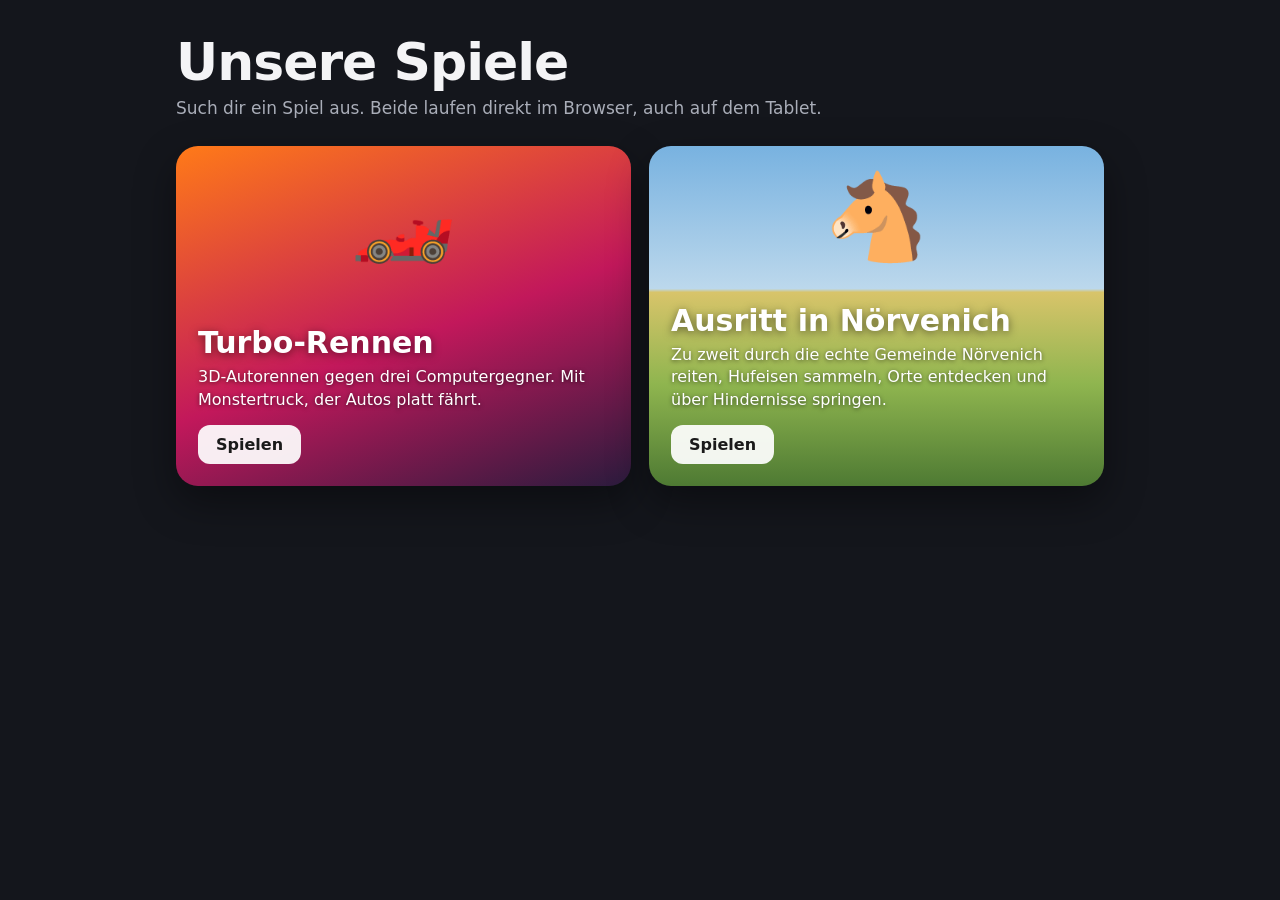
<file: index.html>
<!DOCTYPE html>
<html lang="de">
<head>
  <meta charset="utf-8">
  <meta name="viewport" content="width=device-width, initial-scale=1, viewport-fit=cover">
  <meta name="theme-color" content="#14161c">
  <title>Spiele</title>
  <style>
    :root { --bg: #14161c; --text: #f4f4f6; --muted: #a9adb8; }
    * { box-sizing: border-box; }
    html, body { margin: 0; min-height: 100%; background: var(--bg); color: var(--text);
      font-family: system-ui, -apple-system, "Segoe UI", Roboto, "Helvetica Neue", Arial, sans-serif; }
    main { max-width: 960px; margin: 0 auto; padding: 32px 16px 48px; }
    h1 { font-size: clamp(32px, 7vw, 52px); font-weight: 900; margin: 0 0 6px; letter-spacing: -1px; }
    p.lead { color: var(--muted); margin: 0 0 28px; font-size: 17px; }
    .games { display: grid; grid-template-columns: repeat(auto-fit, minmax(280px, 1fr)); gap: 18px; }
    a.game {
      display: flex; flex-direction: column; justify-content: flex-end; min-height: 340px;
      border-radius: 22px; padding: 22px; color: #fff; text-decoration: none; position: relative; overflow: hidden;
      box-shadow: 0 16px 40px rgba(0, 0, 0, 0.4); transition: transform 0.15s;
    }
    a.game:hover, a.game:focus-visible { transform: translateY(-4px); }
    a.game:focus-visible { outline: 3px solid #ffb400; outline-offset: 3px; }
    a.game h2 { margin: 0 0 6px; font-size: 30px; font-weight: 900; position: relative; text-shadow: 0 2px 8px rgba(0,0,0,0.5); }
    a.game p { margin: 0; position: relative; line-height: 1.4; text-shadow: 0 1px 4px rgba(0,0,0,0.6); }
    a.game .play { position: relative; margin-top: 14px; align-self: flex-start; padding: 10px 18px; border-radius: 12px;
      font-weight: 800; background: rgba(255,255,255,0.92); color: #1a1a1a; }
    .racer { background: linear-gradient(160deg, #ff7a18 0%, #c2185b 55%, #2b1b3d 100%); }
    .rider { background: linear-gradient(180deg, #78b2e0 0%, #bcd8ec 42%, #d8c46a 43%, #8fb54f 70%, #4e7a33 100%); }
    .art { position: absolute; inset: 0; display: flex; align-items: flex-start; justify-content: center; padding-top: 22px; font-size: 84px; }
  </style>
</head>
<body>
  <main>
    <h1>Unsere Spiele</h1>
    <p class="lead">Such dir ein Spiel aus. Beide laufen direkt im Browser, auch auf dem Tablet.</p>
    <div class="games">
      <a class="game racer" href="racer/index.html">
        <div class="art" aria-hidden="true">🏎️</div>
        <h2>Turbo-Rennen</h2>
        <p>3D-Autorennen gegen drei Computergegner. Mit Monstertruck, der Autos platt fährt.</p>
        <span class="play">Spielen</span>
      </a>
      <a class="game rider" href="rider/index.html">
        <div class="art" aria-hidden="true">🐴</div>
        <h2>Ausritt in Nörvenich</h2>
        <p>Zu zweit durch die echte Gemeinde Nörvenich reiten, Hufeisen sammeln, Orte entdecken und über Hindernisse springen.</p>
        <span class="play">Spielen</span>
      </a>
    </div>
  </main>
</body>
</html>
</file>
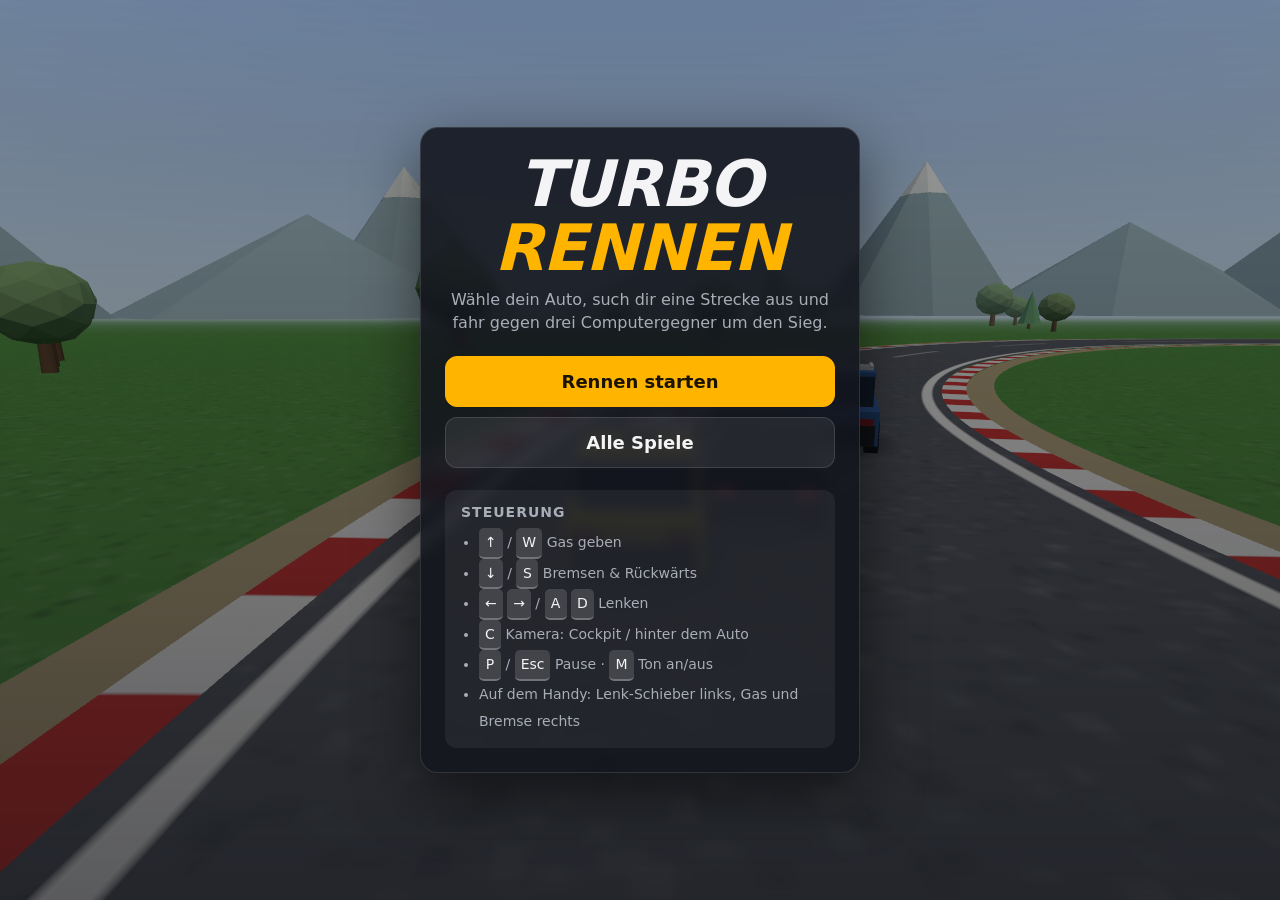
<file: racer/index.html>
<!DOCTYPE html>
<html lang="de">
<head>
  <meta charset="utf-8">
  <meta name="viewport" content="width=device-width, initial-scale=1, maximum-scale=1, user-scalable=no, viewport-fit=cover">
  <meta name="theme-color" content="#14161c">
  <title>Turbo-Rennen</title>
  <link rel="stylesheet" href="css/style.css">
</head>
<body>
  <canvas id="game"></canvas>

  <!-- Anzeige während des Rennens -->
  <div id="hud" hidden>
    <div class="hud-left">
      <div class="hud-pos"><span id="hud-pos">4</span><small>/<span id="hud-count">4</span></small><span class="hud-label">Platz</span></div>
      <ol id="hud-standings"></ol>
    </div>
    <div class="hud-center">
      <div class="hud-lap">Runde <span id="hud-lap">1</span>/<span id="hud-laps">3</span></div>
      <div id="hud-crush" class="hud-crush" hidden>💥 <span id="hud-crush-count">0</span> <small>zerquetscht</small></div>
    </div>
    <div class="hud-right">
      <div class="hud-buttons">
        <button id="btn-cam" class="icon-btn" aria-label="Kamera wechseln" title="Kamera wechseln (C)">🎥</button>
        <button id="btn-mute" class="icon-btn" aria-label="Ton an/aus">🔊</button>
        <button id="btn-pause" class="icon-btn" aria-label="Pause">⏸</button>
      </div>
      <div class="hud-time" id="hud-time">0:00.00</div>
      <div class="hud-small">Letzte Runde <span id="hud-last">–</span></div>
      <div class="hud-small">Beste Runde <span id="hud-best">–</span></div>
    </div>
    <div class="hud-speed"><span id="hud-speed">0</span><small>km/h</small></div>
  </div>

  <div id="big-message" hidden></div>
  <div id="wrong-way" hidden>Falsche Richtung!</div>

  <!-- Touch-Steuerung -->
  <div id="touch" hidden>
    <div class="touch-group left">
      <div id="steer" class="steer" role="slider" aria-label="Lenkung" aria-valuemin="-100" aria-valuemax="100" aria-valuenow="0">
        <span class="steer-hint l">‹</span><span class="steer-hint r">›</span>
        <div id="steer-knob" class="steer-knob"></div>
      </div>
    </div>
    <div class="touch-group right">
      <button class="touch-btn brake" data-key="down" aria-label="Bremse">▼</button>
      <button class="touch-btn gas" data-key="up" aria-label="Gas">▲</button>
    </div>
  </div>

  <!-- Hauptmenü -->
  <section id="screen-main" class="screen">
    <div class="panel narrow">
      <h1 class="title">Turbo<span>Rennen</span></h1>
      <p class="subtitle">Wähle dein Auto, such dir eine Strecke aus und fahr gegen drei Computergegner um den Sieg.</p>
      <button id="btn-start" class="btn primary big" data-primary>Rennen starten</button>
      <a class="btn big link-btn" href="../index.html">Alle Spiele</a>
      <p id="webgl-error" class="error" hidden>Dein Browser unterstützt leider kein WebGL. Das brauchst du für die 3D-Ansicht.</p>
      <div class="help">
        <h3>Steuerung</h3>
        <ul>
          <li><kbd>↑</kbd> / <kbd>W</kbd> Gas geben</li>
          <li><kbd>↓</kbd> / <kbd>S</kbd> Bremsen &amp; Rückwärts</li>
          <li><kbd>←</kbd> <kbd>→</kbd> / <kbd>A</kbd> <kbd>D</kbd> Lenken</li>
          <li><kbd>C</kbd> Kamera: Cockpit / hinter dem Auto</li>
          <li><kbd>P</kbd> / <kbd>Esc</kbd> Pause · <kbd>M</kbd> Ton an/aus</li>
          <li>Auf dem Handy: Lenk-Schieber links, Gas und Bremse rechts</li>
        </ul>
      </div>
    </div>
  </section>

  <!-- Autowahl -->
  <section id="screen-car" class="screen" hidden>
    <div class="panel wide">
      <h2>Wähle dein Auto</h2>
      <div id="car-list" class="card-grid cars"></div>
      <div class="nav">
        <button class="btn" data-goto="main">Zurück</button>
        <button id="btn-car-next" class="btn primary" data-primary>Weiter</button>
      </div>
    </div>
  </section>

  <!-- Strecke und Schwierigkeit -->
  <section id="screen-track" class="screen" hidden>
    <div class="panel wide">
      <h2>Wähle die Strecke</h2>
      <div id="track-list" class="card-grid tracks"></div>
      <h2>Stärke der Gegner</h2>
      <div id="diff-list" class="segmented"></div>
      <div class="nav">
        <button class="btn" data-goto="car">Zurück</button>
        <button id="btn-race" class="btn primary" data-primary>Los geht's!</button>
      </div>
    </div>
  </section>

  <!-- Pause -->
  <section id="screen-pause" class="screen dim" hidden>
    <div class="panel narrow">
      <h2>Pause</h2>
      <button id="btn-resume" class="btn primary big" data-primary>Weiterfahren</button>
      <button id="btn-restart" class="btn big">Neu starten</button>
      <button id="btn-quit" class="btn big">Zum Hauptmenü</button>
    </div>
  </section>

  <!-- Ergebnis -->
  <section id="screen-results" class="screen dim" hidden>
    <div class="panel">
      <h2 id="results-title">Ergebnis</h2>
      <p id="results-sub" class="subtitle"></p>
      <table class="results">
        <thead>
          <tr><th>Platz</th><th>Fahrer</th><th class="hide-sm">Auto</th><th>Zeit</th><th class="hide-sm">Beste Runde</th></tr>
        </thead>
        <tbody id="results-body"></tbody>
      </table>
      <div class="nav">
        <button id="btn-menu" class="btn">Hauptmenü</button>
        <button id="btn-again" class="btn primary" data-primary>Nochmal fahren</button>
      </div>
    </div>
  </section>

  <script src="vendor/three.min.js"></script>
  <script src="js/tracks.js"></script>
  <script src="js/cars.js"></script>
  <script src="js/audio.js"></script>
  <script src="js/render3d.js"></script>
  <script src="js/game.js"></script>
</body>
</html>
</file>
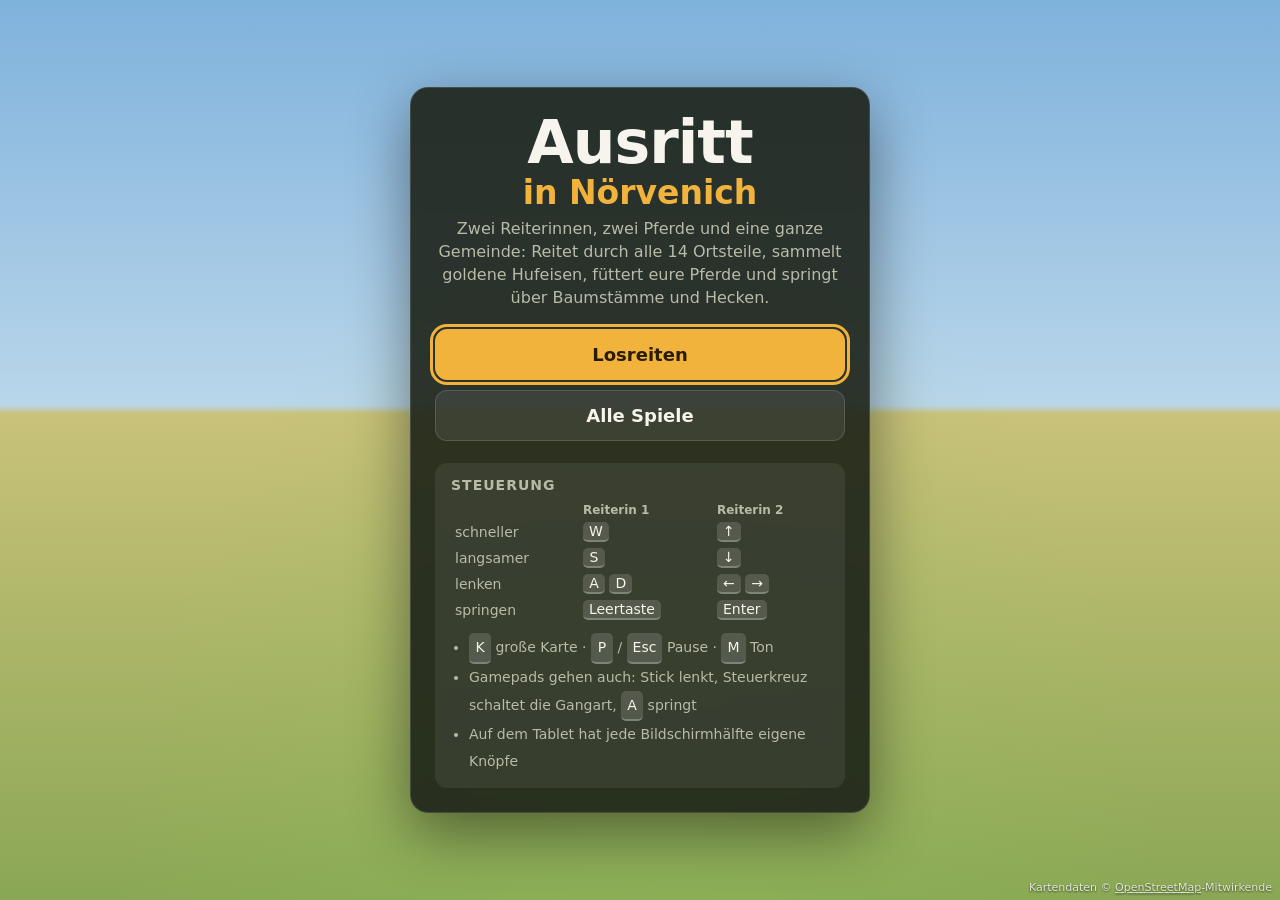
<file: rider/index.html>
<!DOCTYPE html>
<html lang="de">
<head>
  <meta charset="utf-8">
  <meta name="viewport" content="width=device-width, initial-scale=1, maximum-scale=1, user-scalable=no, viewport-fit=cover">
  <meta name="theme-color" content="#2c3b22">
  <title>Ausritt in Nörvenich</title>
  <link rel="stylesheet" href="css/style.css">
</head>
<body>
  <canvas id="game"></canvas>

  <!-- Gemeinsame Anzeige oben in der Mitte -->
  <div id="hud-top" hidden>
    <div class="counter" title="Gesammelte Hufeisen"><svg class="shoe-icon" viewBox="0 0 24 24" aria-hidden="true"><path d="M5 3h4v9a3 3 0 0 0 6 0V3h4v9a7 7 0 0 1-14 0z"/></svg><span id="cnt-shoes">0</span><small>/<span id="cnt-shoes-all">0</span></small></div>
    <div class="counter" title="Entdeckte Orte">📍<span id="cnt-places">0</span><small>/<span id="cnt-places-all">0</span></small></div>
    <div class="hud-buttons">
      <button id="btn-map" class="icon-btn" aria-label="Große Karte" title="Große Karte (K)">🗺️</button>
      <button id="btn-mute" class="icon-btn" aria-label="Ton an/aus" title="Ton an/aus (M)">🔊</button>
      <button id="btn-pause" class="icon-btn" aria-label="Pause" title="Pause (P)">⏸</button>
    </div>
  </div>

  <!-- Anzeige je Reiterin: wird im Spiel zweimal erzeugt -->
  <template id="tpl-hud">
    <div class="pview">
      <div class="p-info">
        <div class="p-name"><span class="p-rider"></span> <small>auf <span class="p-horse"></span></small></div>
        <div class="p-region"></div>
        <div class="gaits">
          <span data-g="0">Halt</span><span data-g="1">Schritt</span><span data-g="2">Trab</span><span data-g="3">Galopp</span>
        </div>
        <div class="stamina"><div class="stamina-fill"></div><span>Ausdauer</span></div>
      </div>
      <canvas class="minimap" width="160" height="160"></canvas>
      <div class="p-msg" hidden></div>
      <div class="p-banner" hidden></div>
      <div class="p-touch" hidden>
        <div class="steer" role="slider" aria-label="Lenken" aria-valuemin="-100" aria-valuemax="100" aria-valuenow="0">
          <span class="steer-hint l">‹</span><span class="steer-hint r">›</span>
          <div class="steer-knob"></div>
        </div>
        <div class="t-buttons">
          <button class="t-btn jump" data-act="jump" aria-label="Springen">Sprung</button>
          <div class="t-col">
            <button class="t-btn up" data-act="up" aria-label="Schneller">▲</button>
            <button class="t-btn down" data-act="down" aria-label="Langsamer">▼</button>
          </div>
        </div>
      </div>
    </div>
  </template>
  <div id="views"></div>

  <!-- Große Karte -->
  <section id="screen-map" class="map-screen" hidden>
    <canvas id="bigmap"></canvas>
    <div class="map-side">
      <h2>Gemeinde Nörvenich</h2>
      <p class="muted small">Gelber Stern: schon entdeckt. Fragezeichen: noch nicht gefunden. Unter jedem Ortsnamen steht, wie viele Hufeisen dort schon eingesammelt sind.</p>
      <button id="btn-map-close" class="btn primary" data-primary>Weiterreiten</button>
    </div>
  </section>

  <!-- Laden -->
  <section id="screen-loading" class="screen" hidden>
    <div class="panel narrow">
      <h2>Nörvenich wird aufgebaut …</h2>
      <p class="subtitle">Über 8 000 Häuser, 500 km Wege und viele Bäume. Das dauert einen Moment.</p>
      <div class="spinner"></div>
    </div>
  </section>

  <!-- Hauptmenü -->
  <section id="screen-main" class="screen">
    <div class="panel narrow">
      <h1 class="title">Ausritt<span>in Nörvenich</span></h1>
      <p class="subtitle">Zwei Reiterinnen, zwei Pferde und eine ganze Gemeinde: Reitet durch alle 14 Ortsteile, sammelt goldene Hufeisen, füttert eure Pferde und springt über Baumstämme und Hecken.</p>
      <button id="btn-start" class="btn primary big" data-primary>Losreiten</button>
      <button id="btn-reset" class="btn big" hidden>Neu anfangen</button>
      <a class="btn big link-btn" href="../index.html">Alle Spiele</a>
      <p id="save-info" class="muted small" hidden></p>
      <p id="webgl-error" class="error" hidden>Dein Browser unterstützt leider kein WebGL. Das brauchst du für die 3D-Ansicht.</p>
      <div class="help">
        <h3>Steuerung</h3>
        <table class="keys">
          <tr><th></th><th>Reiterin 1</th><th>Reiterin 2</th></tr>
          <tr><td>schneller</td><td><kbd>W</kbd></td><td><kbd>↑</kbd></td></tr>
          <tr><td>langsamer</td><td><kbd>S</kbd></td><td><kbd>↓</kbd></td></tr>
          <tr><td>lenken</td><td><kbd>A</kbd> <kbd>D</kbd></td><td><kbd>←</kbd> <kbd>→</kbd></td></tr>
          <tr><td>springen</td><td><kbd>Leertaste</kbd></td><td><kbd>Enter</kbd></td></tr>
        </table>
        <ul>
          <li><kbd>K</kbd> große Karte · <kbd>P</kbd> / <kbd>Esc</kbd> Pause · <kbd>M</kbd> Ton</li>
          <li>Gamepads gehen auch: Stick lenkt, Steuerkreuz schaltet die Gangart, <kbd>A</kbd> springt</li>
          <li>Auf dem Tablet hat jede Bildschirmhälfte eigene Knöpfe</li>
        </ul>
      </div>
    </div>
  </section>

  <!-- Reiterinnen und Pferde wählen -->
  <section id="screen-setup" class="screen" hidden>
    <div class="panel wide">
      <h2>Wer reitet mit?</h2>
      <div id="count-list" class="segmented">
        <button class="seg-btn" data-count="1">Eine Reiterin</button>
        <button class="seg-btn" data-count="2">Zwei Reiterinnen</button>
      </div>
      <div id="rider-cards" class="rider-cards"></div>
      <div class="nav">
        <button class="btn" data-goto="main">Zurück</button>
        <button id="btn-go" class="btn primary" data-primary>Los geht's!</button>
      </div>
    </div>
  </section>

  <template id="tpl-rider">
    <div class="rider-card">
      <div class="rider-head">
        <div class="avatar"><div class="av-hair"></div><div class="av-face"></div><div class="av-helmet"></div></div>
        <div>
          <h3 class="rider-title"></h3>
          <div class="hair-switch segmented small" hidden>
            <button class="seg-btn" data-hair="blond">Blond</button>
            <button class="seg-btn" data-hair="red">Rote Haare</button>
          </div>
        </div>
      </div>
      <label>Name der Reiterin <input class="in-name" maxlength="14" autocomplete="off"></label>
      <label>Name des Pferdes <input class="in-horse" maxlength="14" autocomplete="off"></label>
      <div class="coat-list"></div>
    </div>
  </template>

  <!-- Pause -->
  <section id="screen-pause" class="screen dim" hidden>
    <div class="panel narrow">
      <h2>Pause</h2>
      <p id="pause-stats" class="subtitle"></p>
      <button id="btn-resume" class="btn primary big" data-primary>Weiterreiten</button>
      <button id="btn-home" class="btn big">Zurück nach Wissersheim</button>
      <button id="btn-quit" class="btn big">Zum Hauptmenü</button>
    </div>
  </section>

  <div id="osm-credit">Kartendaten © <a href="https://www.openstreetmap.org/copyright" target="_blank" rel="noopener">OpenStreetMap</a>-Mitwirkende</div>

  <script src="vendor/three.min.js"></script>
  <script src="js/mapdata.js"></script>
  <script src="js/world.js"></script>
  <script src="js/horse.js"></script>
  <script src="js/audio.js"></script>
  <script src="js/minimap.js"></script>
  <script src="js/game.js"></script>
</body>
</html>
</file>
<file: racer/css/style.css>
:root {
  --bg: #14161c;
  --panel: rgba(20, 22, 30, 0.88);
  --panel-border: rgba(255, 255, 255, 0.12);
  --text: #f4f4f6;
  --muted: #a9adb8;
  --accent: #ffb400;
  --accent-dark: #c98a00;
  --good: #3ddc84;
  --card: rgba(255, 255, 255, 0.06);
  --card-hover: rgba(255, 255, 255, 0.11);
}

* { box-sizing: border-box; }

html, body {
  margin: 0;
  height: 100%;
  overflow: hidden;
  background: var(--bg);
  color: var(--text);
  font-family: system-ui, -apple-system, "Segoe UI", Roboto, "Helvetica Neue", Arial, sans-serif;
  -webkit-user-select: none;
  user-select: none;
  -webkit-tap-highlight-color: transparent;
}

[hidden] { display: none !important; }

#game {
  position: fixed;
  inset: 0;
  width: 100vw;
  height: 100vh;
  display: block;
}

/* ---------- Menüs ---------- */
.screen {
  position: fixed;
  inset: 0;
  display: flex;
  align-items: center;
  justify-content: center;
  padding: 16px;
  overflow-y: auto;
  background: linear-gradient(180deg, rgba(10, 12, 18, 0.35), rgba(10, 12, 18, 0.65));
  z-index: 20;
}
.screen.dim { background: rgba(8, 9, 14, 0.6); }

.panel {
  background: var(--panel);
  border: 1px solid var(--panel-border);
  border-radius: 18px;
  padding: 24px;
  width: 100%;
  max-width: 640px;
  max-height: 100%;
  overflow-y: auto;
  box-shadow: 0 20px 60px rgba(0, 0, 0, 0.5);
  backdrop-filter: blur(6px);
  -webkit-backdrop-filter: blur(6px);
  margin: auto;
}
.panel.narrow { max-width: 440px; text-align: center; }
.panel.wide { max-width: 980px; }

.title {
  font-size: clamp(40px, 10vw, 64px);
  font-weight: 900;
  font-style: italic;
  letter-spacing: -1px;
  margin: 0 0 8px;
  line-height: 1;
  text-transform: uppercase;
}
.title span { color: var(--accent); display: block; }

h2 {
  margin: 0 0 14px;
  font-size: 22px;
  font-weight: 800;
  text-transform: uppercase;
  letter-spacing: 0.5px;
}
h2 + .segmented, .card-grid + h2 { margin-top: 18px; }
h3 { margin: 0 0 8px; font-size: 14px; text-transform: uppercase; color: var(--muted); letter-spacing: 1px; }

.subtitle { color: var(--muted); margin: 8px 0 22px; line-height: 1.45; }

.help {
  margin-top: 22px;
  text-align: left;
  background: var(--card);
  border-radius: 12px;
  padding: 14px 16px;
  font-size: 14px;
}
.help ul { margin: 0; padding-left: 18px; line-height: 1.9; color: var(--muted); }
kbd {
  display: inline-block;
  min-width: 22px;
  padding: 1px 6px;
  border-radius: 5px;
  background: rgba(255, 255, 255, 0.14);
  border-bottom: 2px solid rgba(255, 255, 255, 0.25);
  color: var(--text);
  font: 600 12px/1.5 inherit;
  font-family: inherit;
  text-align: center;
}

.btn {
  appearance: none;
  border: 1px solid var(--panel-border);
  background: rgba(255, 255, 255, 0.08);
  color: var(--text);
  font: inherit;
  font-weight: 700;
  font-size: 16px;
  padding: 12px 22px;
  border-radius: 12px;
  cursor: pointer;
  transition: background 0.15s, transform 0.1s;
}
.btn:hover { background: rgba(255, 255, 255, 0.16); }
.btn:active { transform: scale(0.97); }
.btn:focus-visible, .card:focus-visible, .seg-btn:focus-visible { outline: 3px solid var(--accent); outline-offset: 2px; }
.btn.primary {
  background: var(--accent);
  border-color: var(--accent);
  color: #1a1300;
}
.btn.primary:hover { background: #ffc633; }
.btn.big { display: block; width: 100%; margin-top: 10px; font-size: 18px; padding: 14px; }

.nav {
  display: flex;
  justify-content: space-between;
  gap: 12px;
  margin-top: 22px;
}

/* Karten für Autos und Strecken */
.card-grid {
  display: grid;
  gap: 12px;
}
.card-grid.cars { grid-template-columns: repeat(auto-fill, minmax(170px, 1fr)); }
.card-grid.tracks { grid-template-columns: repeat(auto-fill, minmax(220px, 1fr)); }

.card {
  background: var(--card);
  border: 2px solid transparent;
  border-radius: 14px;
  padding: 12px;
  cursor: pointer;
  text-align: left;
  color: var(--text);
  font: inherit;
  display: flex;
  flex-direction: column;
  justify-content: flex-start;
  transition: background 0.15s, border-color 0.15s;
}
.card:hover { background: var(--card-hover); }
.card.selected { border-color: var(--accent); background: rgba(255, 180, 0, 0.1); }
.card .car-thumb { display: block; width: 100%; aspect-ratio: 400 / 220; object-fit: contain; border-radius: 10px; background: radial-gradient(ellipse at 50% 70%, rgba(255,255,255,0.12), rgba(0,0,0,0.25)); }
.error { color: #ff8a80; font-size: 14px; margin: 12px 0 0; }
.card canvas { display: block; width: 100%; height: auto; border-radius: 10px; background: rgba(0, 0, 0, 0.25); }
.card .name { font-weight: 800; font-size: 16px; margin: 10px 0 4px; }
.card .desc { font-size: 13px; color: var(--muted); line-height: 1.4; min-height: 36px; }
.card .badge {
  display: inline-block;
  font-size: 11px;
  font-weight: 800;
  text-transform: uppercase;
  padding: 2px 8px;
  border-radius: 99px;
  margin-left: 6px;
  vertical-align: middle;
  background: rgba(255, 255, 255, 0.14);
}
.badge.Leicht { background: #2f8f4e; }
.badge.Mittel { background: #b07a10; }
.badge.Schwer { background: #b0302a; }

.stats { margin-top: 8px; font-size: 12px; }
.stat { display: grid; grid-template-columns: 92px 1fr; align-items: center; gap: 6px; margin: 3px 0; color: var(--muted); }
.bar { height: 7px; border-radius: 4px; background: rgba(255, 255, 255, 0.1); overflow: hidden; }
.bar > i { display: block; height: 100%; background: var(--accent); border-radius: 4px; }

.segmented { display: flex; gap: 8px; flex-wrap: wrap; }
.seg-btn {
  flex: 1 1 120px;
  appearance: none;
  border: 2px solid transparent;
  background: var(--card);
  color: var(--text);
  font: inherit;
  padding: 12px;
  border-radius: 12px;
  cursor: pointer;
  text-align: center;
}
.seg-btn strong { display: block; font-size: 16px; }
.seg-btn span { font-size: 12px; color: var(--muted); }
.seg-btn.selected { border-color: var(--accent); background: rgba(255, 180, 0, 0.1); }

/* Ergebnis-Tabelle */
table.results { width: 100%; border-collapse: collapse; font-size: 15px; }
.results th { text-align: left; color: var(--muted); font-size: 12px; text-transform: uppercase; padding: 6px 8px; }
.results td { padding: 10px 8px; border-top: 1px solid var(--panel-border); }
.results tr.me td { background: rgba(255, 180, 0, 0.12); font-weight: 700; }
.results .swatch { display: inline-block; width: 12px; height: 12px; border-radius: 3px; margin-right: 6px; vertical-align: -1px; }
.results .place { font-weight: 900; font-size: 18px; }
.results .pending { color: var(--muted); font-style: italic; }

/* ---------- HUD ---------- */
#hud {
  position: fixed;
  inset: 0;
  pointer-events: none;
  z-index: 10;
  padding: max(12px, env(safe-area-inset-top)) max(14px, env(safe-area-inset-right)) 12px max(14px, env(safe-area-inset-left));
  font-variant-numeric: tabular-nums;
  text-shadow: 0 1px 2px rgba(0, 0, 0, 0.9), 0 2px 8px rgba(0, 0, 0, 0.6);
}
.hud-left { position: absolute; left: max(14px, env(safe-area-inset-left)); top: max(12px, env(safe-area-inset-top)); }
.hud-pos { font-size: 46px; font-weight: 900; line-height: 1; font-style: italic; }
.hud-pos small { font-size: 22px; color: var(--muted); }
.hud-label { display: block; font-size: 12px; font-style: normal; font-weight: 700; color: var(--muted); text-transform: uppercase; letter-spacing: 1px; }
#hud-standings {
  list-style: none;
  margin: 8px 0 0;
  padding: 6px 10px;
  background: rgba(0, 0, 0, 0.35);
  border-radius: 10px;
  font-size: 13px;
  line-height: 1.7;
}
#hud-standings li.me { color: var(--accent); font-weight: 800; }
#hud-standings .swatch { display: inline-block; width: 9px; height: 9px; border-radius: 2px; margin-right: 6px; }

.hud-center { position: absolute; left: 50%; top: max(12px, env(safe-area-inset-top)); transform: translateX(-50%); text-align: center; }
.hud-lap { font-size: 24px; font-weight: 900; background: rgba(0, 0, 0, 0.35); padding: 4px 16px; border-radius: 10px; white-space: nowrap; }

.hud-crush {
  margin-top: 8px;
  display: inline-block;
  font-size: 26px;
  font-weight: 900;
  font-style: italic;
  color: #ffb400;
  background: rgba(0, 0, 0, 0.4);
  padding: 2px 14px;
  border-radius: 10px;
}
.hud-crush small { font-size: 13px; font-style: normal; color: #f4f4f6; font-weight: 700; }
.hud-crush.pop { animation: crushpop 0.35s ease-out; }
@keyframes crushpop {
  from { transform: scale(1.5); color: #ff4b2b; }
  to { transform: scale(1); }
}
.hud-right { position: absolute; right: max(14px, env(safe-area-inset-right)); top: max(12px, env(safe-area-inset-top)); text-align: right; }
.hud-time { font-size: 26px; font-weight: 800; margin-top: 6px; }
.hud-small { font-size: 13px; color: #d5d8df; }
.hud-small span { color: var(--text); font-weight: 700; }
.hud-buttons { display: flex; gap: 8px; justify-content: flex-end; pointer-events: auto; }
.icon-btn {
  appearance: none;
  width: 42px;
  height: 42px;
  border-radius: 12px;
  border: 1px solid var(--panel-border);
  background: rgba(0, 0, 0, 0.4);
  color: var(--text);
  font-size: 18px;
  cursor: pointer;
}

.hud-speed {
  position: absolute;
  left: 50%;
  bottom: max(16px, env(safe-area-inset-bottom));
  transform: translateX(-50%);
  font-size: 40px;
  font-weight: 900;
  font-style: italic;
}
.hud-speed small { font-size: 14px; margin-left: 4px; color: var(--muted); font-style: normal; }

#big-message {
  position: fixed;
  left: 50%;
  top: 38%;
  transform: translate(-50%, -50%);
  font-size: clamp(48px, 14vw, 120px);
  font-weight: 900;
  font-style: italic;
  color: var(--accent);
  text-shadow: 0 6px 0 rgba(0, 0, 0, 0.35), 0 0 30px rgba(0, 0, 0, 0.4);
  pointer-events: none;
  z-index: 15;
  white-space: nowrap;
}
#big-message.small { font-size: clamp(30px, 8vw, 64px); color: var(--text); }
#big-message.pop { animation: pop 0.35s ease-out; }
@keyframes pop {
  from { transform: translate(-50%, -50%) scale(1.6); opacity: 0; }
  to { transform: translate(-50%, -50%) scale(1); opacity: 1; }
}

#wrong-way {
  position: fixed;
  left: 50%;
  top: 58%;
  transform: translateX(-50%);
  background: #c0392b;
  color: #fff;
  font-weight: 900;
  font-size: 24px;
  padding: 8px 20px;
  border-radius: 12px;
  z-index: 15;
  pointer-events: none;
  animation: blink 0.8s steps(2) infinite;
}
@keyframes blink { 50% { opacity: 0.35; } }

/* ---------- Touch-Steuerung ---------- */
#touch {
  position: fixed;
  left: 0;
  right: 0;
  bottom: 0;
  display: flex;
  justify-content: space-between;
  padding: 0 max(14px, env(safe-area-inset-right)) max(16px, env(safe-area-inset-bottom)) max(14px, env(safe-area-inset-left));
  z-index: 12;
  pointer-events: none;
}
.touch-group { display: flex; gap: 12px; pointer-events: auto; }
.touch-btn {
  appearance: none;
  width: 76px;
  height: 76px;
  border-radius: 50%;
  border: 2px solid rgba(255, 255, 255, 0.35);
  background: rgba(0, 0, 0, 0.35);
  color: #fff;
  font-size: 28px;
  touch-action: none;
}
.touch-btn.gas { background: rgba(61, 220, 132, 0.35); width: 86px; height: 86px; }
.touch-btn.brake { background: rgba(220, 61, 61, 0.35); }
.touch-btn.active { background: rgba(255, 255, 255, 0.45); transform: scale(0.95); }

/* Lenk-Schieber */
.steer {
  position: relative;
  width: min(230px, calc(100vw - 220px));
  min-width: 150px;
  height: 76px;
  border-radius: 38px;
  border: 2px solid rgba(255, 255, 255, 0.35);
  background: rgba(0, 0, 0, 0.35);
  touch-action: none;
  display: flex;
  align-items: center;
  justify-content: center;
}
.steer::before {
  content: "";
  position: absolute;
  left: 50%;
  top: 14px;
  bottom: 14px;
  width: 2px;
  margin-left: -1px;
  background: rgba(255, 255, 255, 0.25);
}
.steer-hint {
  position: absolute;
  top: 50%;
  transform: translateY(-52%);
  font-size: 34px;
  line-height: 1;
  color: rgba(255, 255, 255, 0.45);
  pointer-events: none;
}
.steer-hint.l { left: 14px; }
.steer-hint.r { right: 14px; }
.steer-knob {
  width: 62px;
  height: 62px;
  border-radius: 50%;
  background: radial-gradient(circle at 35% 30%, #ffd666, #ffb400 60%, #c98a00);
  border: 2px solid rgba(255, 255, 255, 0.8);
  box-shadow: 0 4px 10px rgba(0, 0, 0, 0.45);
  transition: transform 0.18s ease-out;
  pointer-events: none;
}
.steer-knob.active { transition: none; }
body.touch .hud-speed { bottom: max(110px, calc(env(safe-area-inset-bottom) + 100px)); font-size: 30px; }

@media (max-width: 600px) {
  .panel { padding: 18px; border-radius: 14px; }
  .hide-sm { display: none; }
  .hud-pos { font-size: 36px; }
  .hud-lap { font-size: 18px; padding: 4px 10px; }
  .hud-time { font-size: 20px; }
  .hud-small { font-size: 11px; }
  #hud-standings { font-size: 11px; }
  .hud-center { top: max(64px, calc(env(safe-area-inset-top) + 52px)); }
  .card-grid.cars { grid-template-columns: repeat(2, 1fr); }
  .card .desc { display: none; }
  .stat { grid-template-columns: 1fr; gap: 1px; }
  .touch-btn { width: 68px; height: 68px; }
  .touch-btn.gas { width: 78px; height: 78px; }
  .steer { height: 70px; }
  .steer-knob { width: 56px; height: 56px; }
}

a.link-btn { text-decoration: none; text-align: center; }
</file>
<file: rider/css/style.css>
:root {
  --bg: #1d2617;
  --panel: rgba(28, 34, 24, 0.9);
  --panel-border: rgba(255, 255, 255, 0.14);
  --text: #f6f4ec;
  --muted: #b8bba8;
  --accent: #f2b33d;
  --accent-2: #8fc45a;
  --card: rgba(255, 255, 255, 0.07);
  --card-hover: rgba(255, 255, 255, 0.13);
}

* { box-sizing: border-box; }

html, body {
  margin: 0;
  height: 100%;
  overflow: hidden;
  background: var(--bg);
  color: var(--text);
  font-family: system-ui, -apple-system, "Segoe UI", Roboto, "Helvetica Neue", Arial, sans-serif;
  -webkit-user-select: none;
  user-select: none;
  -webkit-tap-highlight-color: transparent;
}

[hidden] { display: none !important; }

#game { position: fixed; inset: 0; width: 100vw; height: 100vh; display: block; }

/* ---------- Menüs ---------- */
.screen {
  position: fixed;
  inset: 0;
  display: flex;
  align-items: center;
  justify-content: center;
  padding: 16px;
  overflow-y: auto;
  background:
    radial-gradient(ellipse at 50% 120%, rgba(143, 196, 90, 0.35), transparent 60%),
    linear-gradient(180deg, #7fb2dc 0%, #b9d6ea 45%, #c9c27a 46%, #8aa755 100%);
  z-index: 20;
}
.screen.dim { background: rgba(10, 14, 8, 0.6); }

.panel {
  background: var(--panel);
  border: 1px solid var(--panel-border);
  border-radius: 18px;
  padding: 24px;
  width: 100%;
  max-width: 640px;
  max-height: 100%;
  overflow-y: auto;
  box-shadow: 0 20px 60px rgba(0, 0, 0, 0.45);
  backdrop-filter: blur(6px);
  -webkit-backdrop-filter: blur(6px);
  margin: auto;
}
.panel.narrow { max-width: 460px; text-align: center; }
.panel.wide { max-width: 980px; }

.title {
  font-size: clamp(40px, 10vw, 60px);
  font-weight: 900;
  letter-spacing: -1px;
  margin: 0 0 8px;
  line-height: 1;
}
.title span { color: var(--accent); display: block; font-size: 0.55em; letter-spacing: 0; margin-top: 4px; }

h2 { margin: 0 0 14px; font-size: 22px; font-weight: 800; }
h3 { margin: 0 0 8px; font-size: 14px; text-transform: uppercase; color: var(--muted); letter-spacing: 1px; }

.subtitle { color: var(--muted); margin: 8px 0 20px; line-height: 1.45; }
.muted { color: var(--muted); }
.small { font-size: 13px; line-height: 1.45; }
.error { color: #ff8a80; }

.help {
  margin-top: 22px;
  text-align: left;
  background: var(--card);
  border-radius: 12px;
  padding: 14px 16px;
  font-size: 14px;
}
.help ul { margin: 10px 0 0; padding-left: 18px; line-height: 1.9; color: var(--muted); }
table.keys { width: 100%; border-collapse: collapse; }
table.keys th { text-align: left; color: var(--muted); font-weight: 600; font-size: 12px; padding: 2px 4px; }
table.keys td { padding: 3px 4px; }
table.keys td:first-child { color: var(--muted); }

kbd {
  display: inline-block;
  min-width: 22px;
  padding: 1px 6px;
  border-radius: 5px;
  background: rgba(255, 255, 255, 0.14);
  border-bottom: 2px solid rgba(255, 255, 255, 0.25);
  color: var(--text);
  font: 600 12px/1.5 inherit;
  font-family: inherit;
  text-align: center;
}

.btn {
  appearance: none;
  border: 1px solid var(--panel-border);
  background: rgba(255, 255, 255, 0.08);
  color: var(--text);
  font: inherit;
  font-weight: 700;
  font-size: 16px;
  padding: 12px 22px;
  border-radius: 12px;
  cursor: pointer;
  transition: background 0.15s, transform 0.1s;
}
.btn:hover { background: rgba(255, 255, 255, 0.16); }
.btn:active { transform: scale(0.97); }
.btn:disabled { opacity: 0.5; cursor: default; }
.btn:focus-visible, .seg-btn:focus-visible, .coat:focus-visible { outline: 3px solid var(--accent); outline-offset: 2px; }
.btn.primary { background: var(--accent); border-color: var(--accent); color: #2a1c00; }
.btn.primary:hover { background: #f7c561; }
.btn.big { display: block; width: 100%; margin-top: 10px; font-size: 18px; padding: 14px; }
a.link-btn { text-decoration: none; text-align: center; }

.nav { display: flex; justify-content: space-between; gap: 12px; margin-top: 20px; }

.segmented { display: flex; gap: 6px; background: rgba(0, 0, 0, 0.25); padding: 5px; border-radius: 12px; }
.segmented.small { display: inline-flex; margin-top: 6px; }
.seg-btn {
  flex: 1;
  appearance: none;
  border: 0;
  background: transparent;
  color: var(--muted);
  font: inherit;
  font-weight: 700;
  padding: 10px 14px;
  border-radius: 9px;
  cursor: pointer;
}
.segmented.small .seg-btn { padding: 6px 12px; font-size: 13px; }
.seg-btn.active { background: var(--accent); color: #2a1c00; }

.spinner {
  width: 44px; height: 44px; margin: 10px auto 0;
  border: 5px solid rgba(255, 255, 255, 0.15);
  border-top-color: var(--accent);
  border-radius: 50%;
  animation: spin 0.9s linear infinite;
}
@keyframes spin { to { transform: rotate(360deg); } }

/* ---------- Auswahl der Reiterinnen ---------- */
.rider-cards { display: grid; grid-template-columns: repeat(auto-fit, minmax(280px, 1fr)); gap: 14px; margin-top: 16px; }
.rider-card { background: var(--card); border-radius: 14px; padding: 16px; }
.rider-head { display: flex; gap: 14px; align-items: center; margin-bottom: 12px; }
.rider-card h3 { color: var(--text); text-transform: none; letter-spacing: 0; font-size: 16px; }
.rider-card label { display: block; font-size: 13px; color: var(--muted); margin-top: 10px; }
.rider-card input {
  display: block; width: 100%; margin-top: 4px;
  font: inherit; font-size: 17px; font-weight: 700;
  color: var(--text); background: rgba(0, 0, 0, 0.3);
  border: 1px solid var(--panel-border); border-radius: 10px; padding: 10px 12px;
  -webkit-user-select: text; user-select: text;
}
.rider-card input:focus { outline: 2px solid var(--accent); }

/* kleines gezeichnetes Gesicht mit Helm und Haaren */
.avatar { position: relative; width: 64px; height: 64px; flex: none; border-radius: 50%; background: #5e7f45; overflow: hidden; }
.av-hair { position: absolute; left: 10px; top: 14px; width: 44px; height: 46px; border-radius: 22px 22px 10px 10px; background: var(--hair); }
.av-hair::after { content: ""; position: absolute; right: -6px; top: 18px; width: 12px; height: 28px; border-radius: 6px; background: var(--hair); }
.av-face { position: absolute; left: 17px; top: 20px; width: 30px; height: 34px; border-radius: 50%; background: #f1c7a5; }
.av-face::before, .av-face::after { content: ""; position: absolute; top: 14px; width: 4px; height: 4px; border-radius: 50%; background: #222; }
.av-face::before { left: 8px; }
.av-face::after { right: 8px; }
.av-helmet { position: absolute; left: 12px; top: 8px; width: 40px; height: 20px; border-radius: 20px 20px 4px 4px; background: #1f2433; }
.hair-blond { --hair: #e9c46a; }
.hair-red { --hair: #b8461f; }

.coat-list { display: grid; grid-template-columns: repeat(3, 1fr); gap: 8px; margin-top: 14px; }
.coat {
  appearance: none; border: 2px solid transparent; background: rgba(0, 0, 0, 0.22);
  color: var(--text); font: inherit; border-radius: 12px; padding: 8px 6px; cursor: pointer;
  display: flex; flex-direction: column; align-items: center; gap: 2px;
}
.coat:hover { background: var(--card-hover); }
.coat.active { border-color: var(--accent); background: rgba(242, 179, 61, 0.15); }
.coat b { font-size: 14px; }
.coat small { font-size: 11px; color: var(--muted); text-align: center; line-height: 1.2; }
.swatch {
  width: 44px; height: 26px; border-radius: 13px; margin-bottom: 4px;
  background: linear-gradient(90deg, var(--mane) 0 22%, var(--body) 22%);
  border: 2px solid rgba(255, 255, 255, 0.3);
}
.swatch.pinto { background: radial-gradient(circle at 30% 40%, #6b3a20 0 25%, transparent 26%), radial-gradient(circle at 75% 65%, #6b3a20 0 22%, transparent 23%), #f4f1ea; }

/* ---------- Anzeige im Spiel ---------- */
#hud-top {
  position: fixed; top: max(8px, env(safe-area-inset-top)); left: 50%; transform: translateX(-50%);
  z-index: 8; display: flex; align-items: center; gap: 8px;
  background: rgba(20, 26, 16, 0.72); border-radius: 16px; padding: 6px 8px 6px 14px;
  box-shadow: 0 4px 16px rgba(0, 0, 0, 0.3);
}
.counter { display: flex; align-items: baseline; gap: 4px; font-weight: 900; font-size: 20px; margin-right: 8px; }
.counter small { font-size: 13px; color: var(--muted); font-weight: 700; }
.shoe-icon { width: 20px; height: 20px; fill: #ffc928; align-self: center; transform: rotate(180deg); }
.hud-buttons { display: flex; gap: 6px; }
.icon-btn {
  appearance: none; border: 0; width: 38px; height: 38px; border-radius: 10px;
  background: rgba(255, 255, 255, 0.12); color: #fff; font-size: 18px; cursor: pointer;
}
.icon-btn:hover { background: rgba(255, 255, 255, 0.22); }

#views { position: fixed; inset: 0; pointer-events: none; z-index: 5; }
.pview { position: absolute; overflow: hidden; }
body.split-v .pview + .pview { border-left: 3px solid rgba(20, 26, 16, 0.85); }
body.split-h .pview + .pview { border-top: 3px solid rgba(20, 26, 16, 0.85); }

.p-info {
  position: absolute; left: 10px; top: 10px;
  background: rgba(20, 26, 16, 0.66); border-radius: 12px; padding: 8px 12px; min-width: 200px;
  text-shadow: 0 1px 2px rgba(0, 0, 0, 0.4);
}
body.split-v .p-info,
body.split-h .pview:first-child .p-info,
body:not(.split-v):not(.split-h) .p-info { top: 64px; }
.p-name { font-weight: 900; font-size: 17px; }
.p-name small { color: var(--muted); font-weight: 700; font-size: 13px; }
.p-region { font-size: 13px; color: #e8e3c4; margin: 2px 0 6px; }
.gaits { display: flex; gap: 3px; }
.gaits span {
  font-size: 11px; font-weight: 800; padding: 3px 6px; border-radius: 6px;
  background: rgba(255, 255, 255, 0.1); color: var(--muted);
}
.gaits span.on { background: var(--accent); color: #2a1c00; }
.pview.reverse .gaits span[data-g="0"] { background: #c0392b; color: #fff; }
.pview.reverse .gaits span[data-g="0"]::after { content: " ↓"; }
.stamina { position: relative; height: 14px; margin-top: 6px; border-radius: 7px; background: rgba(0, 0, 0, 0.35); overflow: hidden; }
.stamina-fill { height: 100%; width: 100%; background: linear-gradient(90deg, #6fbf4a, #a7e06a); transition: background 0.3s; }
.stamina-fill.low { background: linear-gradient(90deg, #d9542b, #f0a03a); }
.stamina span { position: absolute; left: 8px; top: 0; font-size: 10px; line-height: 14px; font-weight: 800; color: rgba(255, 255, 255, 0.9); }

.minimap { position: absolute; right: 10px; top: 10px; border-radius: 50%; box-shadow: 0 4px 14px rgba(0, 0, 0, 0.35); }
body:not(.split-v):not(.split-h) .minimap,
body.split-h .pview:first-child .minimap { top: 64px; }
body.split-v .pview:first-child .minimap { top: 64px; }
body.split-v .pview:last-child .minimap { top: 64px; }

.p-msg {
  position: absolute; left: 50%; top: 40%; transform: translate(-50%, -50%);
  max-width: min(90%, 520px); text-align: center;
  background: rgba(20, 26, 16, 0.78); border-radius: 12px; padding: 10px 16px;
  font-weight: 700; font-size: 16px; line-height: 1.35;
}
.p-banner {
  position: absolute; left: 50%; top: 17%; transform: translateX(-50%);
  text-align: center; padding: 12px 26px; border-radius: 16px;
  background: linear-gradient(180deg, rgba(255, 214, 102, 0.95), rgba(242, 166, 40, 0.95));
  color: #2a1c00; box-shadow: 0 10px 30px rgba(0, 0, 0, 0.35);
  max-width: 92%;
}
.p-banner.pop { animation: pop 0.45s cubic-bezier(.2, 1.6, .4, 1); }
@keyframes pop { from { transform: translateX(-50%) scale(0.4); opacity: 0; } to { transform: translateX(-50%) scale(1); opacity: 1; } }
.b-sub { font-size: 13px; font-weight: 800; text-transform: uppercase; letter-spacing: 1px; }
.b-title { font-size: clamp(20px, 4vw, 30px); font-weight: 900; line-height: 1.15; }

/* ---------- Touch ---------- */
.p-touch { position: absolute; left: 0; right: 0; bottom: 0; height: 150px; pointer-events: none; }
.p-touch > * { pointer-events: auto; }
.steer {
  position: absolute; left: max(14px, env(safe-area-inset-left)); bottom: 22px;
  width: min(44%, 230px); height: 74px; border-radius: 37px;
  background: rgba(20, 26, 16, 0.5); border: 2px solid rgba(255, 255, 255, 0.25);
  touch-action: none; display: flex; align-items: center; justify-content: center;
}
.steer-hint { position: absolute; top: 50%; transform: translateY(-50%); font-size: 30px; color: rgba(255, 255, 255, 0.45); font-weight: 900; }
.steer-hint.l { left: 12px; }
.steer-hint.r { right: 12px; }
.steer-knob { width: 60px; height: 60px; border-radius: 50%; background: rgba(255, 255, 255, 0.85); box-shadow: 0 2px 8px rgba(0, 0, 0, 0.4); }
.steer-knob.active { background: var(--accent); }
.t-buttons { position: absolute; right: max(14px, env(safe-area-inset-right)); bottom: 16px; display: flex; gap: 10px; align-items: flex-end; }
.t-col { display: flex; flex-direction: column; gap: 8px; }
.t-btn {
  appearance: none; border: 2px solid rgba(255, 255, 255, 0.3); color: #fff; font: inherit; font-weight: 900;
  background: rgba(20, 26, 16, 0.55); border-radius: 16px; touch-action: none;
  width: 62px; height: 56px; font-size: 22px;
}
.t-btn.jump { width: 84px; height: 84px; border-radius: 50%; font-size: 15px; background: rgba(242, 179, 61, 0.7); color: #2a1c00; }
.t-btn.active { background: var(--accent); color: #2a1c00; }

/* ---------- Große Karte ---------- */
.map-screen { position: fixed; inset: 0; z-index: 30; background: #d9d6b8; display: flex; }
#bigmap { flex: 1; width: 100%; height: 100%; cursor: pointer; min-width: 0; }
.map-side {
  width: 260px; padding: 18px; background: var(--panel); display: flex; flex-direction: column; gap: 10px;
}
@media (max-width: 700px) {
  .map-screen { flex-direction: column; }
  .map-side { width: auto; padding: 10px 14px; flex-direction: row; align-items: center; }
  .map-side h2, .map-side p { display: none; }
  .map-side .btn { flex: 1; }
}

#osm-credit {
  position: fixed; right: 8px; bottom: 6px; z-index: 25; font-size: 11px; color: rgba(255, 255, 255, 0.8);
  text-shadow: 0 1px 2px rgba(0, 0, 0, 0.6);
}
#osm-credit a { color: inherit; }

@media (max-width: 560px), (max-height: 520px) {
  .p-info { min-width: 0; padding: 6px 9px; }
  .p-name { font-size: 14px; }
  .p-region { font-size: 11px; margin-bottom: 4px; }
  .gaits span { font-size: 9px; padding: 2px 4px; }
  .counter { font-size: 16px; }
  .p-msg { font-size: 13px; padding: 7px 11px; }
  .p-banner { padding: 8px 16px; }
  .b-sub { font-size: 11px; }
  .icon-btn { width: 32px; height: 32px; font-size: 15px; }
  .coat-list { grid-template-columns: repeat(2, 1fr); }
}
</file>
